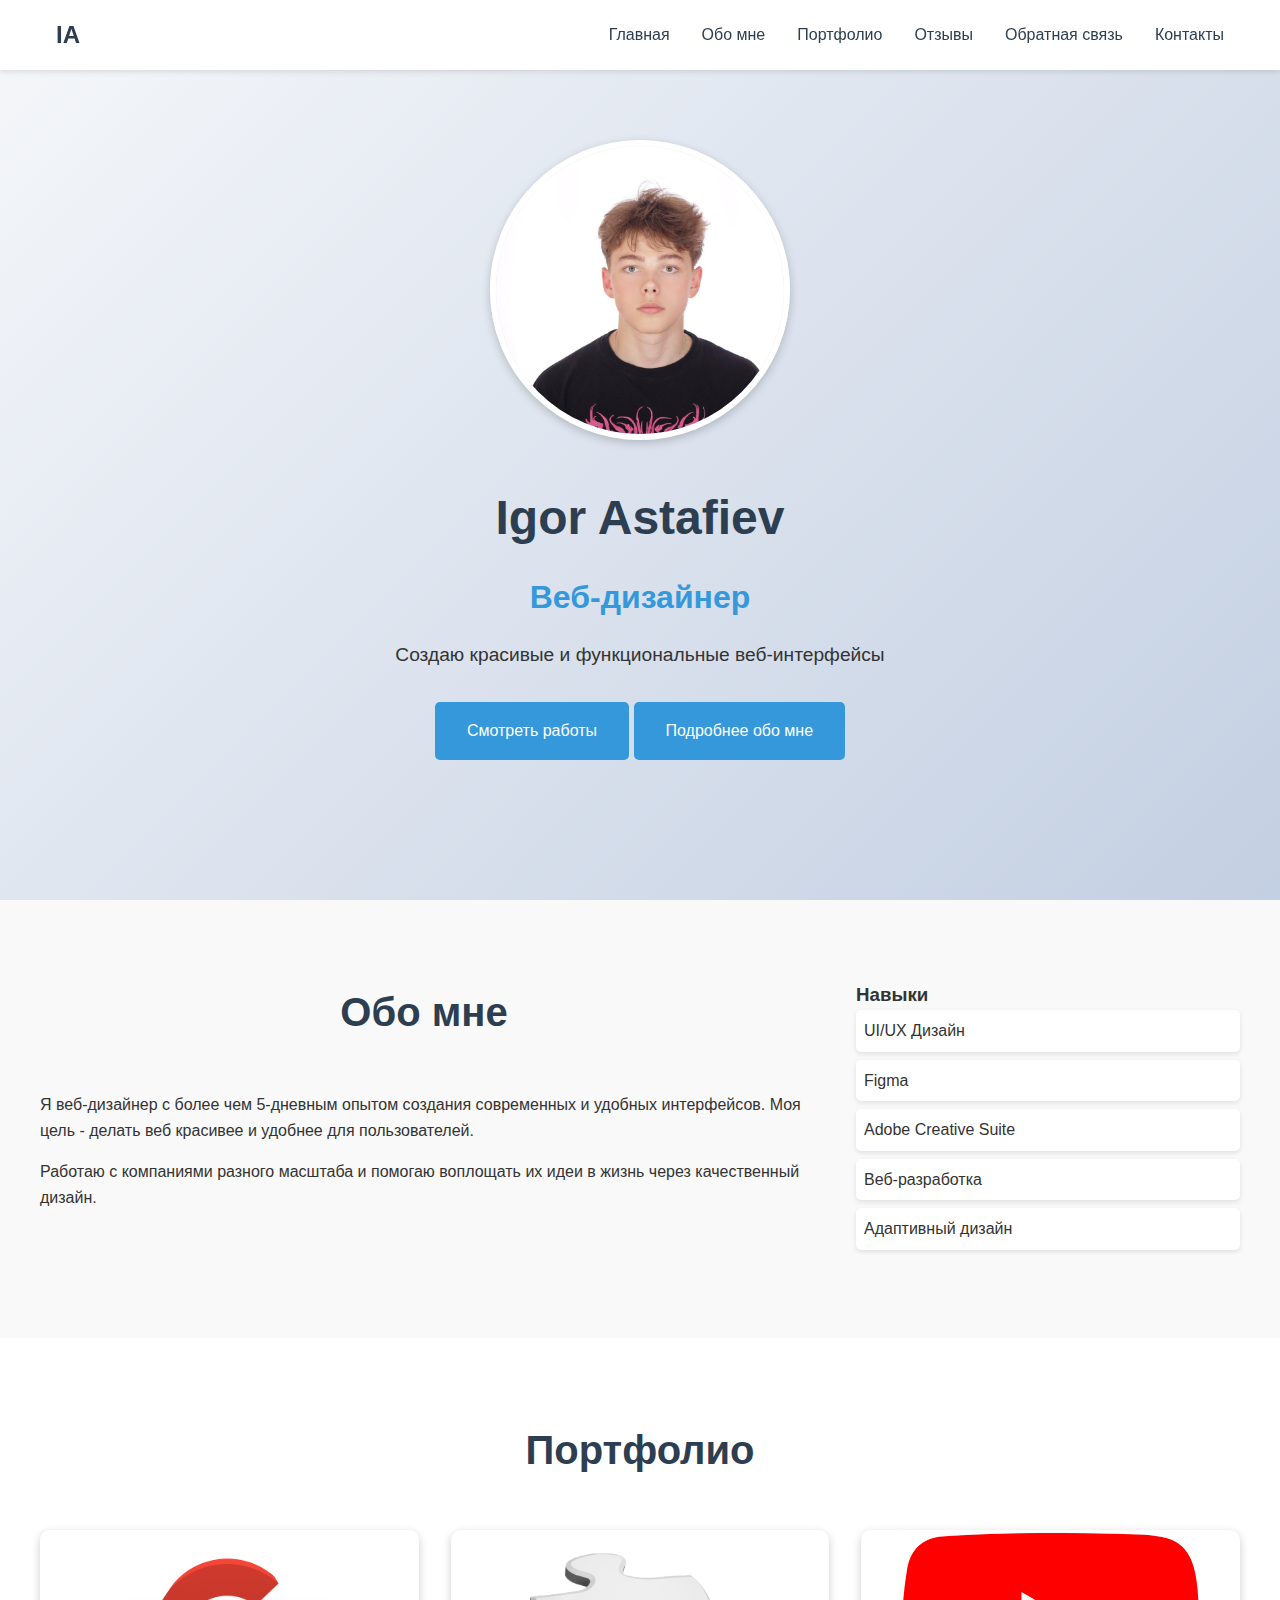
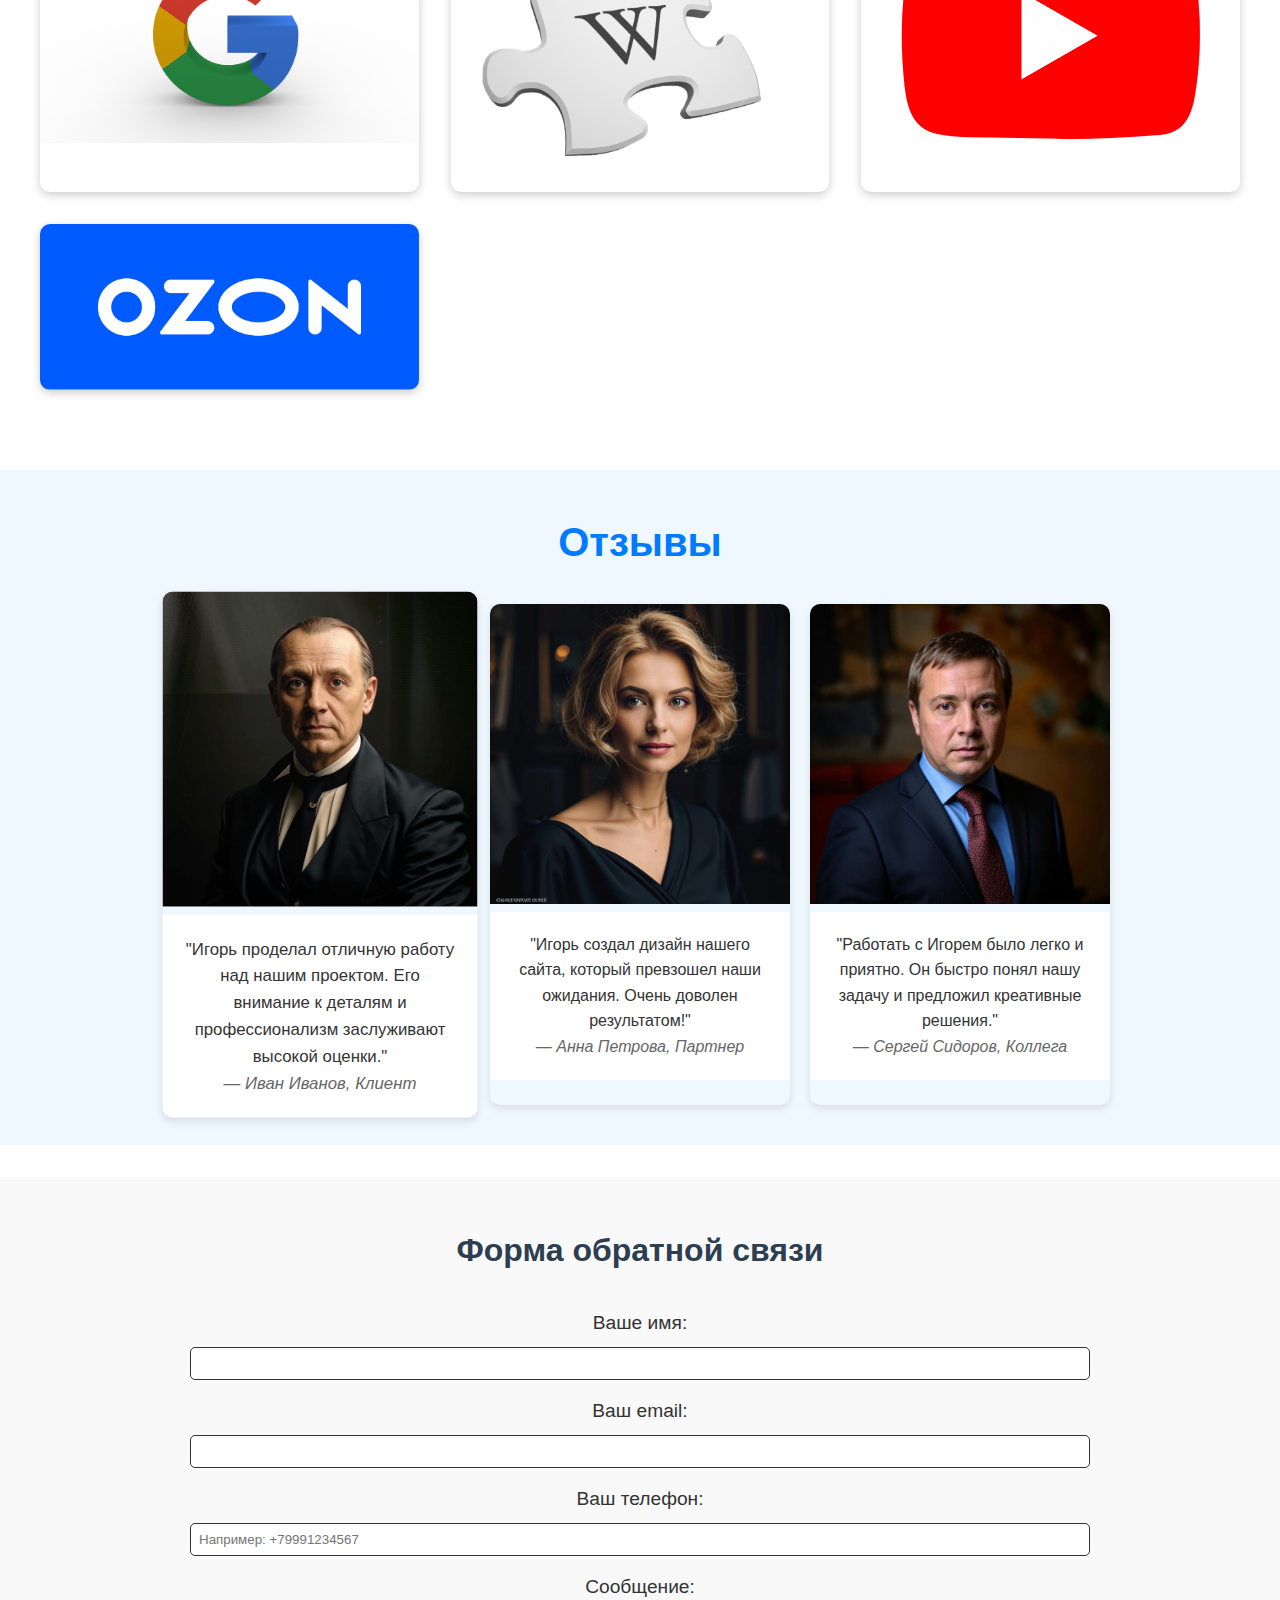
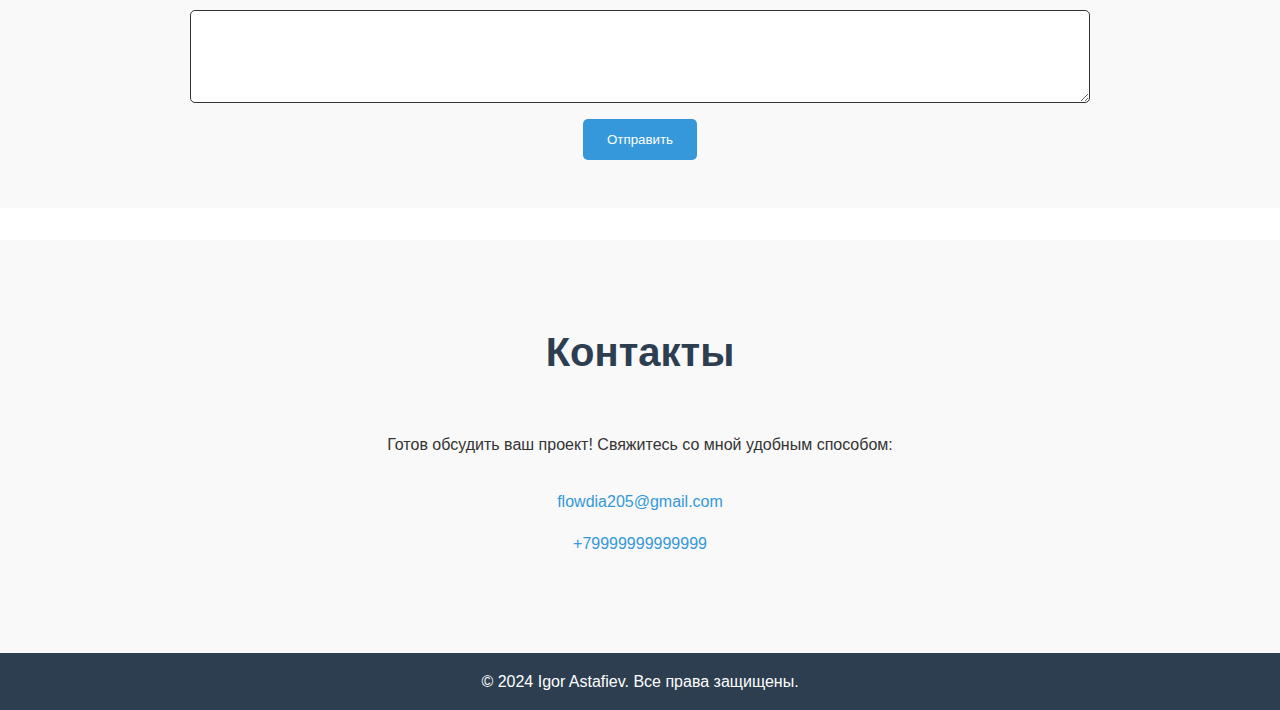
<file: index.html>
<!DOCTYPE html>
<html lang="ru">
<head>
    <meta charset="UTF-8">
    <meta name="viewport" content="width=device-width, initial-scale=1.0">
    <link rel="stylesheet" href="css/style.css">
    <title>Игорь Астафьев | Веб-дизайнер</title>
</head>
<body>
    <header>
        <nav>
            <div class="logo">IA</div>
            <ul>
                <li><a href="#home">Главная</a></li>
                <li><a href="#about">Обо мне</a></li>
                <li><a href="#portfolio">Портфолио</a></li>
                <li><a href="#testimonials">Отзывы</a></li>
                <li><a href="#contact-form">Обратная связь</a></li>
                <li><a href="#contact">Контакты</a></li>
            </ul>
        </nav>
    </header>

    <section id="home" class="hero">
        <div class="hero-content">
            <div class="hero-photo">
                <img src="img for site/фотоИгорь.jpg" alt="Игорь Астафьев">
            </div>
            <h1>Igor Astafiev</h1>
            <h2>Веб-дизайнер</h2>
            <p>Создаю красивые и функциональные веб-интерфейсы</p>
            <a href="#portfolio" class="cta-button">Смотреть работы</a>
            <a href="about-me.html" class="cta-button" target="_blank">Подробнее обо мне</a>
        </div>
    </section>

    <section id="about" class="about">
        <div class="about-content">
            <div class="about-text">
                <h2>Обо мне</h2>
                <p>Я веб-дизайнер с более чем 5-дневным опытом создания современных и удобных интерфейсов. Моя цель - делать веб красивее и удобнее для пользователей.</p>
                <p>Работаю с компаниями разного масштаба и помогаю воплощать их идеи в жизнь через качественный дизайн.</p>
            </div>
            <div class="skills">
                <h3>Навыки</h3>
                <ul>
                    <li>UI/UX Дизайн</li>
                    <li>Figma</li>
                    <li>Adobe Creative Suite</li>
                    <li>Веб-разработка</li>
                    <li>Адаптивный дизайн</li>
                </ul>
            </div>
        </div>
    </section>

    <section id="portfolio" class="portfolio">
        <h2>Портфолио</h2>
        <div class="portfolio-grid">
            <div class="portfolio-item">
                <a href="https://www.google.ru/" target="_blank">
                <img src="img for site/google.png" alt="Проект 1">
            </a>
                <div class="portfolio-info">
                    <h3>Google</h3>
                    <p>Самый популярный поисковой сервер</p>
                </div>
            </div>
            <div class="portfolio-item">
                <a href="https://www.wikipedia.org/" target="_blank">
                <img src="img for site/Wikipedia.png" alt="Проект 2">
            </a>
                <div class="portfolio-info">
                    <h3>Wikipedia</h3>
                    <p>Библиотека с информацией</p>
                </div>
            </div>
            <div class="portfolio-item">
                <a href="https://www.youtube.com/" target="_blank">
                <img src="img for site/YouTube.png" alt="Проект 3">
            </a>
                <div class="portfolio-info">
                    <h3>YouTube</h3>
                    <p>Видеохостинг</p>
                </div>
            </div>
            <div class="portfolio-item">
                <a href="https://www.ozon.ru/?__rr=1" target="_blank">
                <img src="img for site/ozon.png" alt="Проект 4">
            </a>
                <div class="portfolio-info">
                    <h3>Ozon</h3>
                    <p>Маркетплейс</p>
                </div>
            </div>
        </div>
    </section>
    <section id="testimonials" class="testimonials">
    <h2>Отзывы</h2>
    <div class="testimonial-carousel">
        <div class="testimonial active">
            <div class="testimonial-image">
                <img src="img for site/Ivan.jpg" alt="Иван Иванов">
            </div>
            <div class="testimonial-content">
                <p>"Игорь проделал отличную работу над нашим проектом. Его внимание к деталям и профессионализм заслуживают высокой оценки."</p>
                <p class="author">— Иван Иванов, Клиент</p>
            </div>
        </div>
        <div class="testimonial">
            <div class="testimonial-image">
                <img src="img for site/anna.jpg" alt="Анна Петрова">
            </div>
            <div class="testimonial-content">
                <p>"Игорь создал дизайн нашего сайта, который превзошел наши ожидания. Очень доволен результатом!"</p>
                <p class="author">— Анна Петрова, Партнер</p>
            </div>
        </div>
        <div class="testimonial">
            <div class="testimonial-image">
                <img src="img for site/Sergey.jpg" alt="Сергей Сидоров">
            </div>
            <div class="testimonial-content">
                <p>"Работать с Игорем было легко и приятно. Он быстро понял нашу задачу и предложил креативные решения."</p>
                <p class="author">— Сергей Сидоров, Коллега</p>
            </div>
        </div>
    </div>
</section>

    
<section id="contact-form" class="contact-form">
    <h2>Форма обратной связи</h2>
    <form action="#" method="post">
        <label for="name">Ваше имя:</label>
        <input type="text" id="name" name="name" required>
        
        <label for="email">Ваш email:</label>
        <input type="email" id="email" name="email" required>
        
        <label for="phone">Ваш телефон:</label>
        <input type="tel" id="phone" name="phone" pattern="\d{11}" placeholder="Например: +79991234567">
        
        <label for="message">Сообщение:</label>
        <textarea id="message" name="message" rows="5" required></textarea>
        
        <button type="submit">Отправить</button>
    </form>
</section>

    <section id="contact" class="contact">
        <h2>Контакты</h2>
        <div class="contact-content">
            <p>Готов обсудить ваш проект! Свяжитесь со мной удобным способом:</p>
            <div class="contact-info">
                <div class="contact-item">
                    <a href="mailto:flowdia205@gmail.com">flowdia205@gmail.com</a>
                </div>
                <div class="contact-item">
                    <a href="tel:+79999999999999">+79999999999999</a>
                </div>
            </div>
        </div>
    </section>

    <footer>
        <p>&copy; 2024 Igor Astafiev. Все права защищены.</p>
    </footer>
    <a href="#" id="back-to-top" title="Вернуться наверх"><i class="fas fa-arrow-up"></i></a>
    
    <script src="js/java.js"></script>
     
    
</body>
</html>
</file>
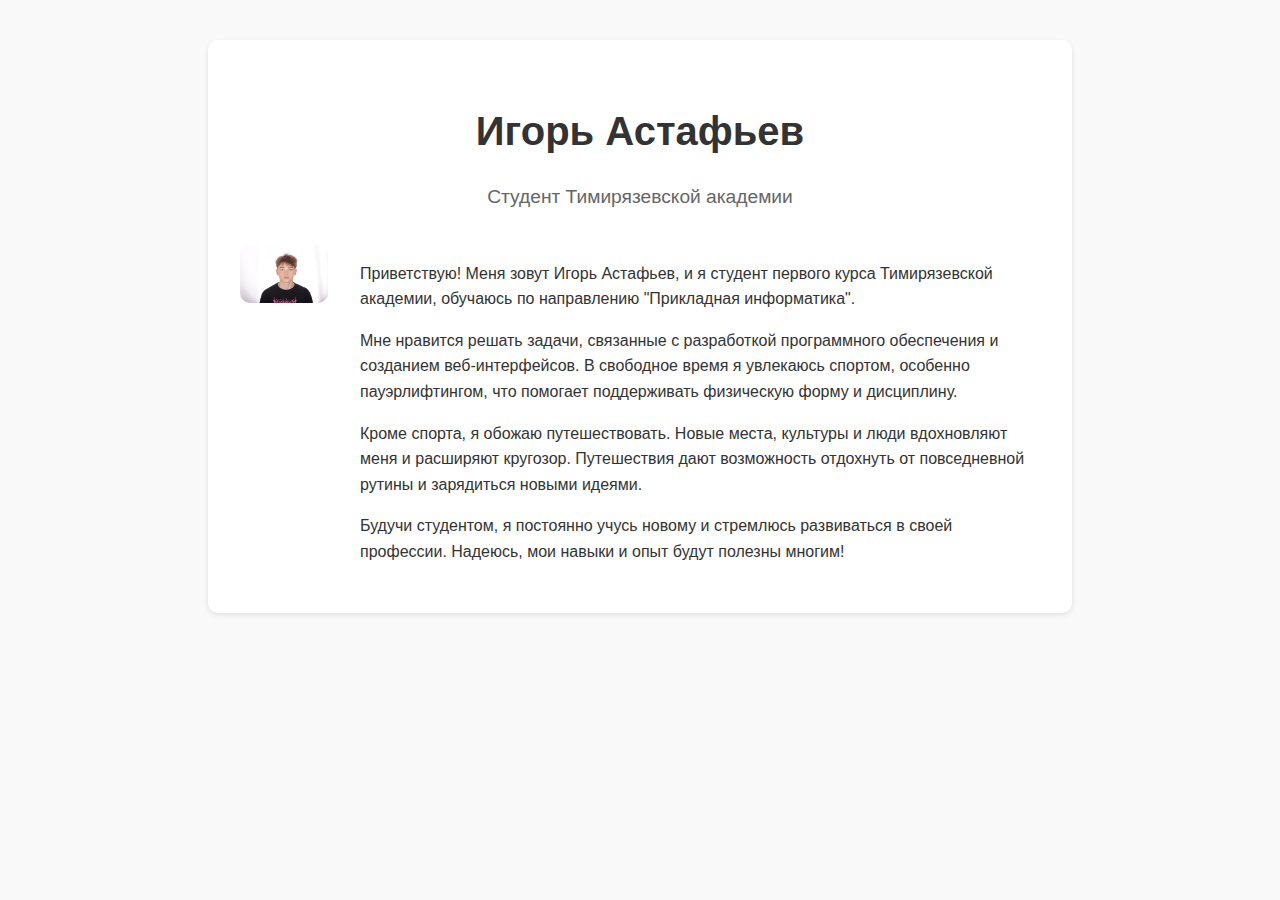
<file: about-me.html>
<!DOCTYPE html>
<html lang="ru">
<head>
    <meta charset="UTF-8">
    <meta name="viewport" content="width=device-width, initial-scale=1.0">
    <title>Обо мне</title>
    <style>
        body {
            font-family: Arial, sans-serif;
            line-height: 1.6;
            color: #333;
            padding: 2rem;
            background-color: #f9f9f9;
        }
        .about-me-container {
            max-width: 800px;
            margin: 0 auto;
            padding: 2rem;
            background-color: white;
            border-radius: 10px;
            box-shadow: 0 2px 5px rgba(0,0,0,0.1);
        }
        .about-me-header {
            text-align: center;
            margin-bottom: 2rem;
        }
        .about-me-header h1 {
            font-size: 2.5rem;
            margin-bottom: 0.5rem;
        }
        .about-me-header p {
            font-size: 1.2rem;
            color: #666;
        }
        .about-me-content {
            display: flex;
            gap: 2rem;
        }
        .about-me-photo {
            flex-basis: 30%;
        }
        .about-me-photo img {
            width: 100%;
            height: auto;
            border-radius: 10px;
        }
        .about-me-text {
            flex-grow: 1;
        }
        .about-me-text p {
            margin-bottom: 1rem;
        }
    </style>
</head>
<body>
    <div class="about-me-container">
        <div class="about-me-header">
            <h1>Игорь Астафьев</h1>
            <p>Студент Тимирязевской академии</p>
        </div>
        <div class="about-me-content">
            <div class="about-me-photo">
                <!-- Здесь будет ваша фотография -->
                <img src="img for site/фотоИгорь.jpg" alt="Игорь Астафьев">
            </div>
            <div class="about-me-text">
                <p>Приветствую! Меня зовут Игорь Астафьев, и я студент первого курса Тимирязевской академии, обучаюсь по направлению "Прикладная информатика".</p>
                <p>Мне нравится решать задачи, связанные с разработкой программного обеспечения и созданием веб-интерфейсов. В свободное время я увлекаюсь спортом, особенно пауэрлифтингом, что помогает поддерживать физическую форму и дисциплину.</p>
                <p>Кроме спорта, я обожаю путешествовать. Новые места, культуры и люди вдохновляют меня и расширяют кругозор. Путешествия дают возможность отдохнуть от повседневной рутины и зарядиться новыми идеями.</p>
                <p>Будучи студентом, я постоянно учусь новому и стремлюсь развиваться в своей профессии. Надеюсь, мои навыки и опыт будут полезны многим!</p>
            </div>
        </div>
    </div>
</body>
</html>
</file>
<file: css/style.css>
/* Переменные */
:root {
    --primary-color: #3498db;
    --primary-dark: #2980b9;
    --text-color: #333;
    --heading-color: #2c3e50;
    --bg-light: #f9f9f9;
    --bg-gradient-start: #f5f7fa;
    --bg-gradient-end: #c3cfe2;
    --shadow-sm: 0 2px 5px rgba(0,0,0,0.1);
    --shadow-md: 0 3px 10px rgba(0,0,0,0.2);
}

/* Сброс стилей */
* {
    margin: 0;
    padding: 0;
    box-sizing: border-box;
}

body {
    font-family: 'Arial', sans-serif;
    line-height: 1.6;
    color: var(--text-color);
}

/* Общие стили макета */
section {
    padding: 5rem 1rem;
}/* Переменные */
:root {
    --primary-color: #3498db;
    --primary-dark: #2980b9;
    --text-color: #333;
    --heading-color: #2c3e50;
    --bg-light: #f9f9f9;
    --bg-gradient-start: #f5f7fa;
    --bg-gradient-end: #c3cfe2;
    --shadow-sm: 0 2px 5px rgba(0,0,0,0.1);
    --shadow-md: 0 3px 10px rgba(0,0,0,0.2);
}

/* Сброс стилей */
* {
    margin: 0;
    padding: 0;
    box-sizing: border-box;
}

body {
    font-family: 'Arial', sans-serif;
    line-height: 1.6;
    color: var(--text-color);
}

/* Общие стили макета */
section {
    padding: 5rem 1rem;
}

section h2 {
    text-align: center;
    font-size: 2.5rem;
    margin-bottom: 3rem;
    color: var(--heading-color);
}

/* Навигация */
header {
    background: white;
    box-shadow: var(--shadow-sm);
    position: fixed;
    width: 100%;
    top: 0;
    z-index: 1000;
}

nav {
    max-width: 1200px;
    margin: 0 auto;
    padding: 1rem;
    display: flex;
    justify-content: space-between;
    align-items: center;
}

.logo {
    font-size: 1.5rem;
    font-weight: bold;
    color: var(--heading-color);
}

nav ul {
    display: flex;
    list-style: none;
}

nav ul li {
    margin-left: 2rem;
}

nav ul li a {
    text-decoration: none;
    color: var(--heading-color);
    font-weight: 500;
    transition: color 0.3s;
}

nav ul li a:hover {
    color: var(--primary-color);
}

/* Главный экран */
.hero {
    height: 100vh;
    background: linear-gradient(135deg, var(--bg-gradient-start) 0%, var(--bg-gradient-end) 100%);
    display: flex;
    align-items: center;
    justify-content: center;
    text-align: center;
    padding: 0 1rem;
}

.hero-content {
    max-width: 800px;
}

.hero-photo {
    margin-bottom: 2rem;
}

.hero-photo img {
    width: 300px;
    height: 300px;
    border-radius: 50%;
    object-fit: cover;
    box-shadow: var(--shadow-md);
    border: 6px solid white;
    transition: transform 0.3s ease;
}

.hero-photo img:hover {
    transform: scale(1.05);
}

.hero h1 {
    font-size: 3rem;
    margin-bottom: 1rem;
    color: var(--heading-color);
}

.hero h2 {
    font-size: 2rem;
    color: var(--primary-color);
    margin-bottom: 1rem;
}

.hero p {
    font-size: 1.2rem;
    margin-bottom: 2rem;
}

.cta-button {
    display: inline-block;
    padding: 1rem 2rem;
    background: var(--primary-color);
    color: white;
    text-decoration: none;
    border-radius: 5px;
    transition: background 0.3s;
}

.cta-button:hover {
    background: var(--primary-dark);
}

/* Секция "Обо мне" */
.about {
    background: var(--bg-light);
}

.about-content {
    max-width: 1200px;
    margin: 0 auto;
    display: grid;
    grid-template-columns: 2fr 1fr;
    gap: 3rem;
}

.about-text p {
    margin-bottom: 1rem;
}

.profile-photo {
    float: left;
    margin: 0 2rem 1rem 0;
    text-align: center;
}

.profile-photo img {
    width: 200px;
    height: 200px;
    border-radius: 50%;
    object-fit: cover;
    margin-bottom: 0.5rem;
    box-shadow: var(--shadow-md);
}

.photo-caption {
    font-size: 0.9rem;
    color: var(--primary-color);
    margin-top: 0.5rem;
}

.skills ul {
    list-style: none;
}

.skills li {
    margin-bottom: 0.5rem;
    padding: 0.5rem;
    background: white;
    border-radius: 5px;
    box-shadow: var(--shadow-sm);
}

/* Секция портфолио */
.portfolio-grid {
    max-width: 1200px;
    margin: 0 auto;
    display: grid;
    grid-template-columns: repeat(auto-fit, minmax(300px, 1fr));
    gap: 2rem;
}

.portfolio-item {
    position: relative;
    overflow: hidden;
    border-radius: 10px;
    box-shadow: var(--shadow-md);
}

.portfolio-item img {
    width: 100%;
    height: auto;
    display: block;
    transition: transform 0.3s;
}

.portfolio-info {
    position: absolute;
    bottom: 0;
    left: 0;
    right: 0;
    background: rgba(255,255,255,0.9);
    padding: 1rem;
    transform: translateY(100%);
    transition: transform 0.3s;
}

.portfolio-item:hover img {
    transform: scale(1.05);
}

.portfolio-item:hover .portfolio-info {
    transform: translateY(0);
}

.portfolio-info h3 {
    color: var(--heading-color);
    margin-bottom: 0.5rem;
}

/* Секция контактов */
.contact {
    background: var(--bg-light);
    text-align: center;
}

.contact-content {
    max-width: 600px;
    margin: 0 auto;
}

.contact-info {
    margin-top: 2rem;
}

.contact-item {
    margin: 1rem 0;
}

.contact-item a {
    color: var(--primary-color);
    text-decoration: none;
}

.contact-item a:hover {
    text-decoration: underline;
}

/* Подвал */
footer {
    background: var(--heading-color);
    color: white;
    text-align: center;
    padding: 1rem;
}

/* Адаптивность */
@media (max-width: 768px) {
    nav ul {
        display: none;
    }
    
    .about-content {
        grid-template-columns: 1fr;
    }
    
    .hero h1 {
        font-size: 2rem;
    }
    
    .hero h2 {
        font-size: 1.5rem;
    }

    .profile-photo {
        float: none;
        margin: 0 auto 2rem;
    }

    .hero-photo img {
        width: 250px;
        height: 250px;
    }
}

@media (max-width: 480px) {
    section {
        padding: 3rem 1rem;
    }
    
    .portfolio-grid {
        grid-template-columns: 1fr;
    }

    .hero-photo img {
        width: 200px;
        height: 200px;
    }
}

section h2 {
    text-align: center;
    font-size: 2.5rem;
    margin-bottom: 3rem;
    color: var(--heading-color);
}

/* Навигация */
header {
    background: white;
    box-shadow: var(--shadow-sm);
    position: fixed;
    width: 100%;
    top: 0;
    z-index: 1000;
}

nav {
    max-width: 1200px;
    margin: 0 auto;
    padding: 1rem;
    display: flex;
    justify-content: space-between;
    align-items: center;
}

.logo {
    font-size: 1.5rem;
    font-weight: bold;
    color: var(--heading-color);
}

nav ul {
    display: flex;
    list-style: none;
}

nav ul li {
    margin-left: 2rem;
}

nav ul li a {
    text-decoration: none;
    color: var(--heading-color);
    font-weight: 500;
    transition: color 0.3s;
}

nav ul li a:hover {
    color: var(--primary-color);
}

/* Главный экран */
.hero {
    height: 100vh;
    background: linear-gradient(135deg, var(--bg-gradient-start) 0%, var(--bg-gradient-end) 100%);
    display: flex;
    align-items: center;
    justify-content: center;
    text-align: center;
    padding: 0 1rem;
}

.hero-content {
    max-width: 800px;
}

.hero-photo {
    margin-bottom: 2rem;
}

.hero-photo img {
    width: 300px;
    height: 300px;
    border-radius: 50%;
    object-fit: cover;
    box-shadow: var(--shadow-md);
    border: 6px solid white;
    transition: transform 0.3s ease;
}

.hero-photo img:hover {
    transform: scale(1.05);
}

.hero h1 {
    font-size: 3rem;
    margin-bottom: 1rem;
    color: var(--heading-color);
}

.hero h2 {
    font-size: 2rem;
    color: var(--primary-color);
    margin-bottom: 1rem;
}

.hero p {
    font-size: 1.2rem;
    margin-bottom: 2rem;
}

.cta-button {
    display: inline-block;
    padding: 1rem 2rem;
    background: var(--primary-color);
    color: white;
    text-decoration: none;
    border-radius: 5px;
    transition: background 0.3s;
}

.cta-button:hover {
    background: var(--primary-dark);
}

/* Секция "Обо мне" */
.about {
    background: var(--bg-light);
}

.about-content {
    max-width: 1200px;
    margin: 0 auto;
    display: grid;
    grid-template-columns: 2fr 1fr;
    gap: 3rem;
}

.about-text p {
    margin-bottom: 1rem;
}

.profile-photo {
    float: left;
    margin: 0 2rem 1rem 0;
    text-align: center;
}

.profile-photo img {
    width: 200px;
    height: 200px;
    border-radius: 50%;
    object-fit: cover;
    margin-bottom: 0.5rem;
    box-shadow: var(--shadow-md);
}

.photo-caption {
    font-size: 0.9rem;
    color: var(--primary-color);
    margin-top: 0.5rem;
}

.skills ul {
    list-style: none;
}

.skills li {
    margin-bottom: 0.5rem;
    padding: 0.5rem;
    background: white;
    border-radius: 5px;
    box-shadow: var(--shadow-sm);
}

/* Секция портфолио */
.portfolio-grid {
    max-width: 1200px;
    margin: 0 auto;
    display: grid;
    grid-template-columns: repeat(auto-fit, minmax(300px, 1fr));
    gap: 2rem;
}

.portfolio-item {
    position: relative;
    overflow: hidden;
    border-radius: 10px;
    box-shadow: var(--shadow-md);
}

.portfolio-item img {
    width: 100%;
    height: auto;
    display: block;
    transition: transform 0.3s;
}

.portfolio-info {
    position: absolute;
    bottom: 0;
    left: 0;
    right: 0;
    background: rgba(255,255,255,0.9);
    padding: 1rem;
    transform: translateY(100%);
    transition: transform 0.3s;
}

.portfolio-item:hover img {
    transform: scale(1.05);
}

.portfolio-item:hover .portfolio-info {
    transform: translateY(0);
}

.portfolio-info h3 {
    color: var(--heading-color);
    margin-bottom: 0.5rem;
}

/* Секция контактов */
.contact {
    background: var(--bg-light);
    text-align: center;
}

.contact-content {
    max-width: 600px;
    margin: 0 auto;
}

.contact-info {
    margin-top: 2rem;
}

.contact-item {
    margin: 1rem 0;
}

.contact-item a {
    color: var(--primary-color);
    text-decoration: none;
}

.contact-item a:hover {
    text-decoration: underline;
}

/* Подвал */
footer {
    background: var(--heading-color);
    color: white;
    text-align: center;
    padding: 1rem;
}

/* Адаптивность */
@media (max-width: 768px) {
    nav ul {
        display: none;
    }
    
    .about-content {
        grid-template-columns: 1fr;
    }
    
    .hero h1 {
        font-size: 2rem;
    }
    
    .hero h2 {
        font-size: 1.5rem;
    }

    .profile-photo {
        float: none;
        margin: 0 auto 2rem;
    }

    .hero-photo img {
        width: 250px;
        height: 250px;
    }
}

@media (max-width: 480px) {
    section {
        padding: 3rem 1rem;
    }
    
    .portfolio-grid {
        grid-template-columns: 1fr;
    }

    .hero-photo img {
        width: 200px;
        height: 200px;
    }
}
.fade-in {
    animation: fadeIn 1s ease forwards;
}

@keyframes fadeIn {
    from { opacity: 0; transform: translateY(20px); }
    to { opacity: 1; transform: translateY(0); }
}
/* Стилизация формы обратной связи */
.contact-form {
    background: var(--bg-light);
    padding: 3rem 1rem;
    text-align: left;
    margin: 2rem 0;
}

.contact-form h2 {
    font-size: 2rem;
    margin-bottom: 2rem;
    color: var(--heading-color);
}

.contact-form form {
    max-width: 900px;
    margin: 0 auto;
    display: flex;
    flex-direction: column;
    align-items: center;
}

.contact-form label {
    font-size: 1.2rem;
    margin-bottom: 0.5rem;
}

.contact-form input,
.contact-form textarea {
    width: 100%;
    padding: 0.5rem;
    margin-bottom: 1rem;
    border: 1px solid var(--text-color);
    border-radius: 5px;
}

.contact-form textarea {
    resize: vertical;
}

.contact-form button {
    padding: 0.8rem 1.5rem;
    background: var(--primary-color);
    color: white;
    border: none;
    cursor: pointer;
    border-radius: 5px;
    transition: background 0.3s;
}

.contact-form button:hover {
    background: var(--primary-dark);
}
/* Стилизация секции отзывов */
.testimonials {
    background-color: #f0f8ff; /* светло-голубой фон */
    padding: 40px;
    text-align: center;
}

.testimonials h2 {
    margin-bottom: 30px;
    color: #007bff; /* насыщенный голубой цвет заголовка */
}

/* Карусель отзывов */
.testimonial-carousel {
    display: flex;
    justify-content: center;
    align-items: stretch;
    gap: 20px;
}

.testimonial {
    width: 300px;
    border-radius: 10px;
    box-shadow: 0 4px 8px rgba(0, 0, 0, 0.1);
    overflow: hidden;
    transition: transform 0.3s ease-in-out;
}

.testimonial.active {
    transform: scale(1.05); /* активное отзыв выделяется увеличением масштаба */
}

.testimonial:hover {
    cursor: pointer;
    transform: scale(1.02); /* при наведении отзыв немного увеличивается */
}

/* Изображение отзыва */
.testimonial-image img {
    width: 100%;
    height: auto;
    object-fit: cover;
}

/* Контент отзыва */
.testimonial-content {
    padding: 20px;
    background-color: white;
}

.testimonial-content p {
    margin-top: 0;
    line-height: 1.6;
}

.author {
    font-style: italic;
    color: #666;
}
#back-to-top {
    position: fixed;
    bottom: 20px;
    right: 20px;
    z-index: 99;
    display: none;
    background: var(--primary-color);
    color: white;
    padding: 12px;
    border-radius: 50%;
    cursor: pointer;
    transition: background 0.3s;
}

#back-to-top:hover {
    background: var(--primary-dark);
}

#back-to-top i {
    font-size: 24px;
}
</file>
